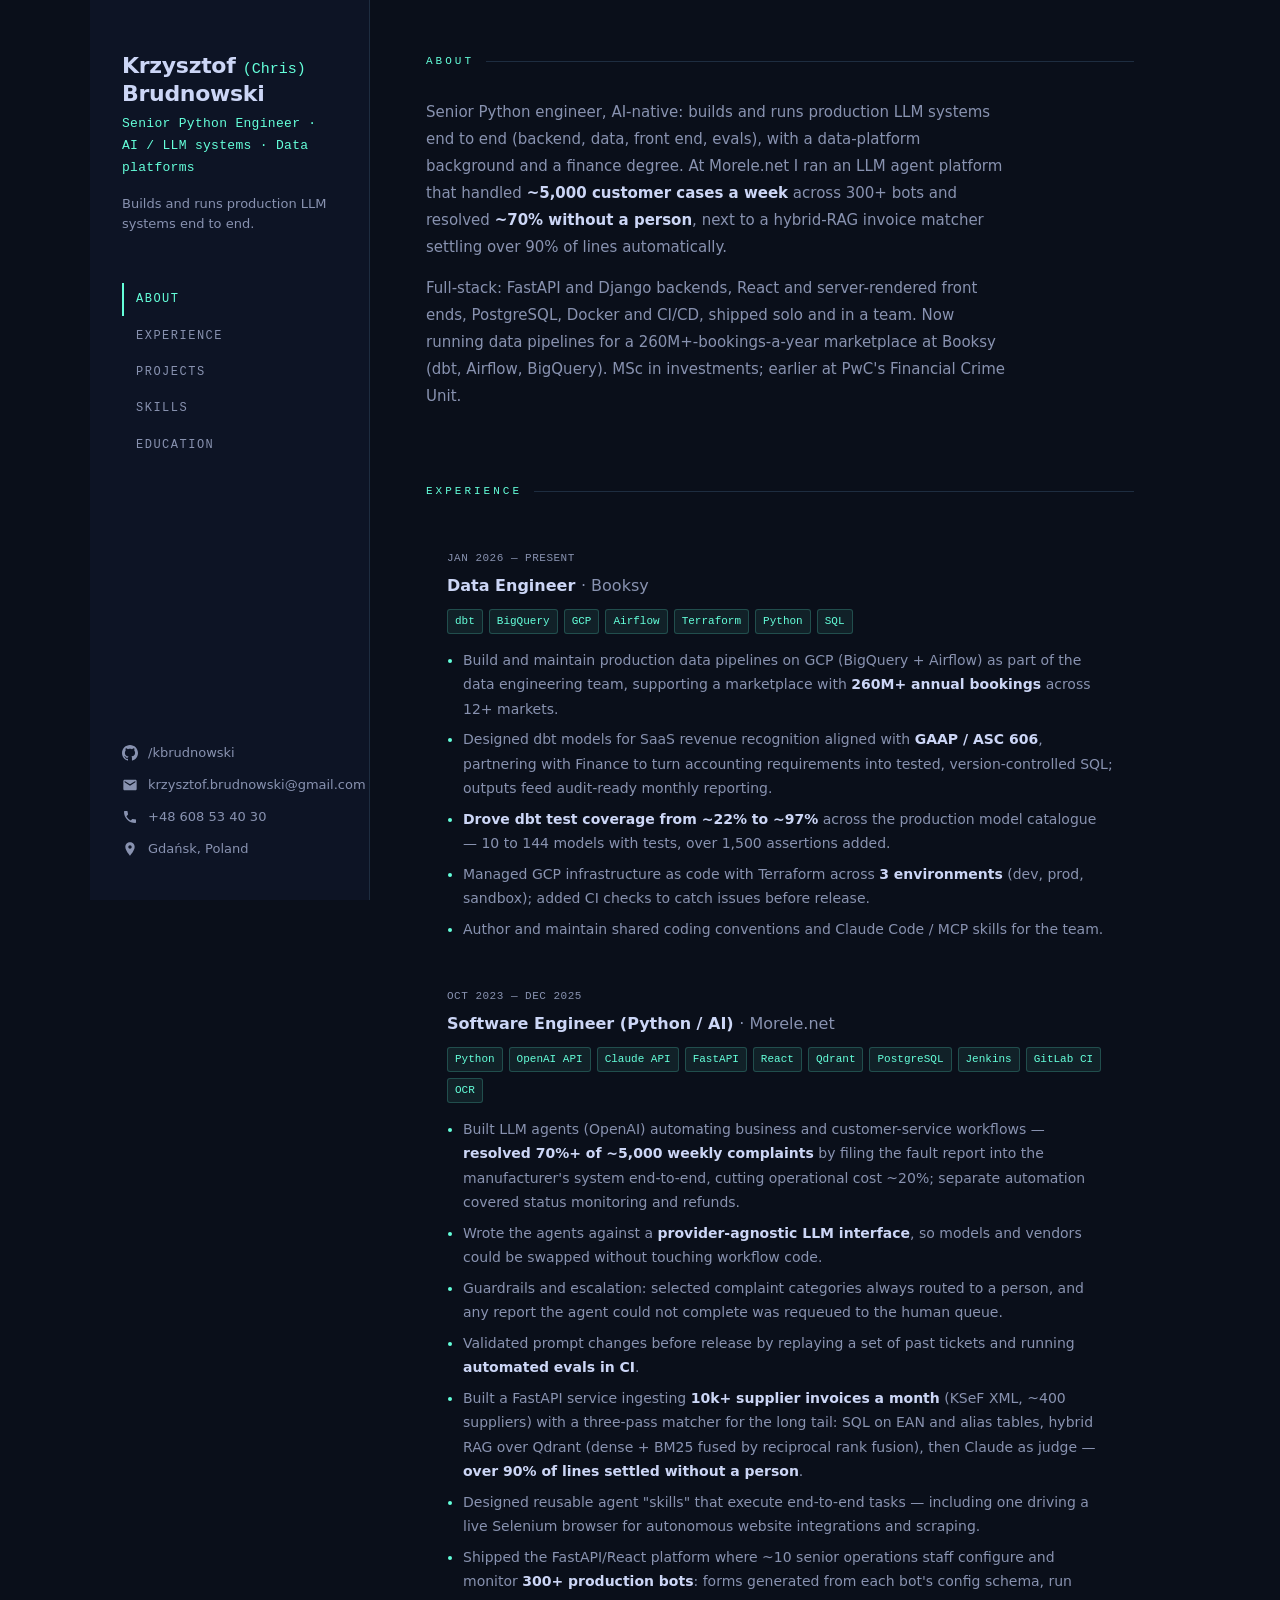
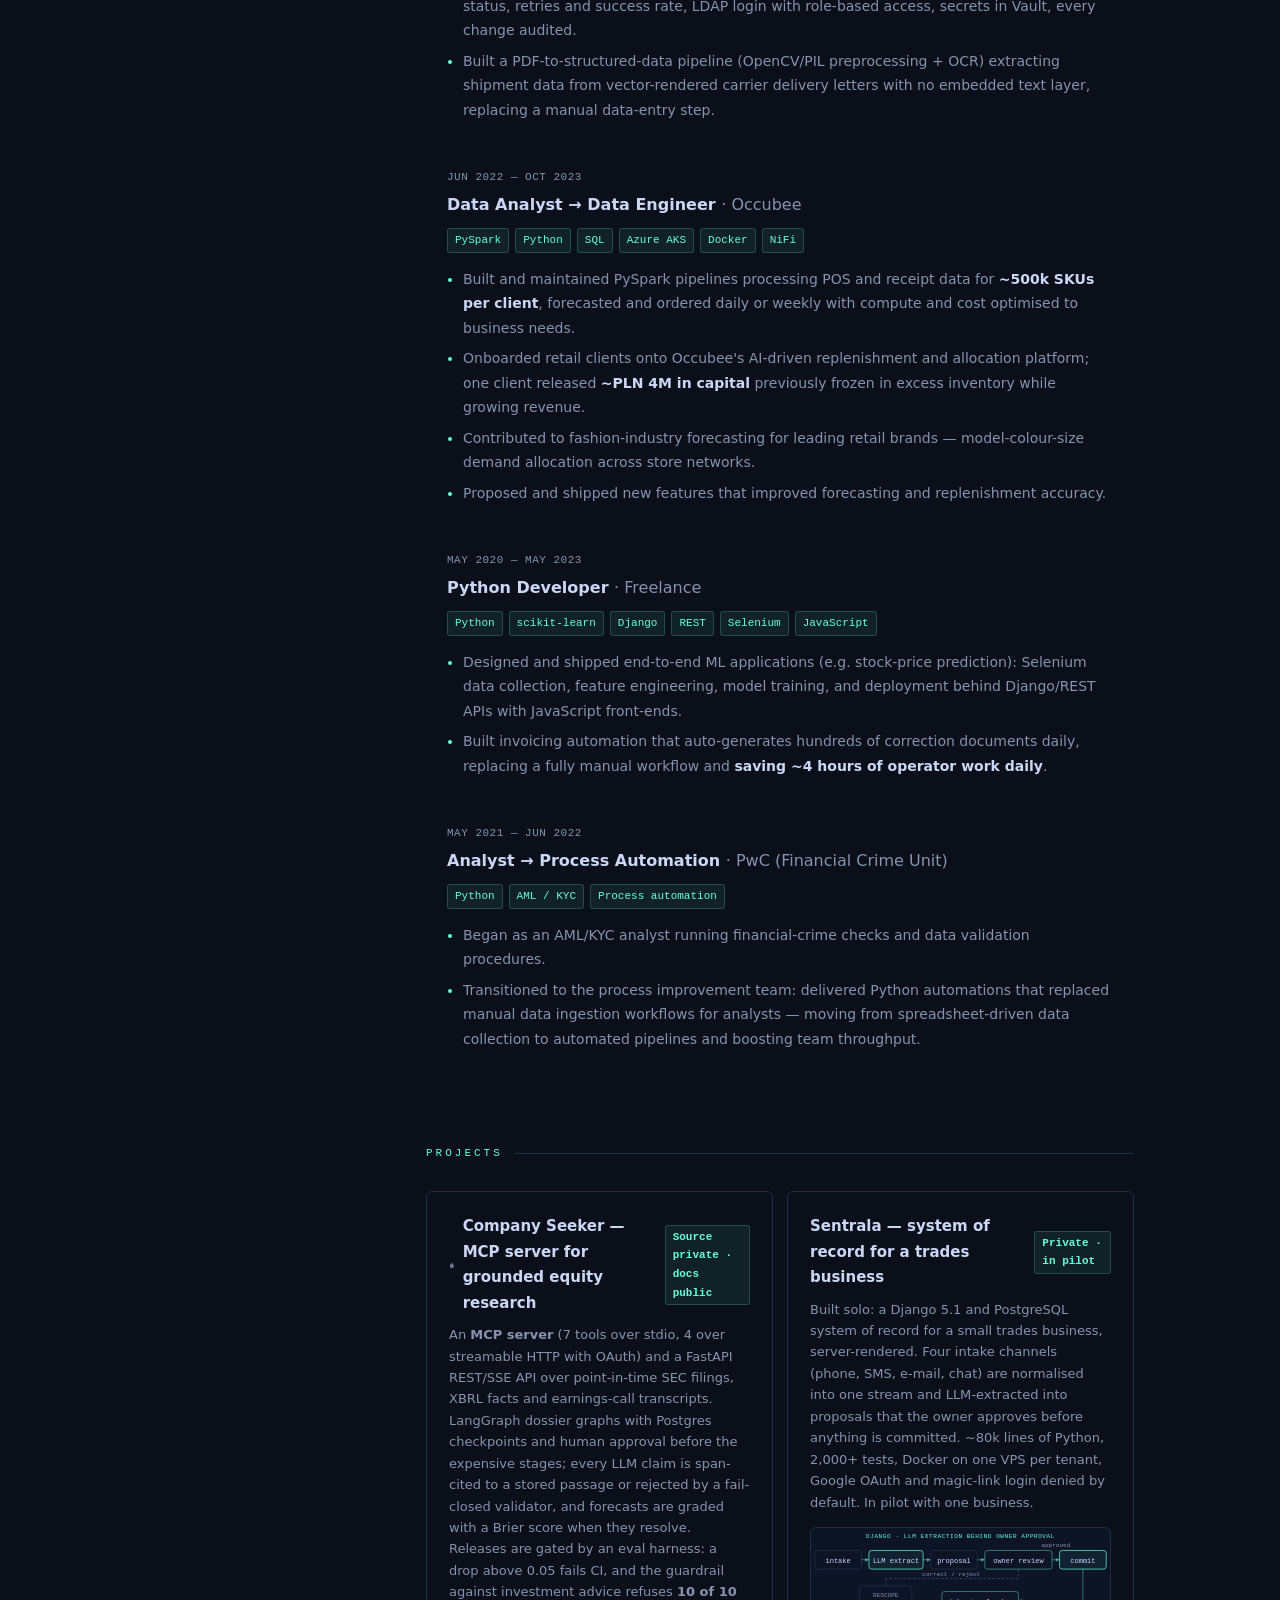
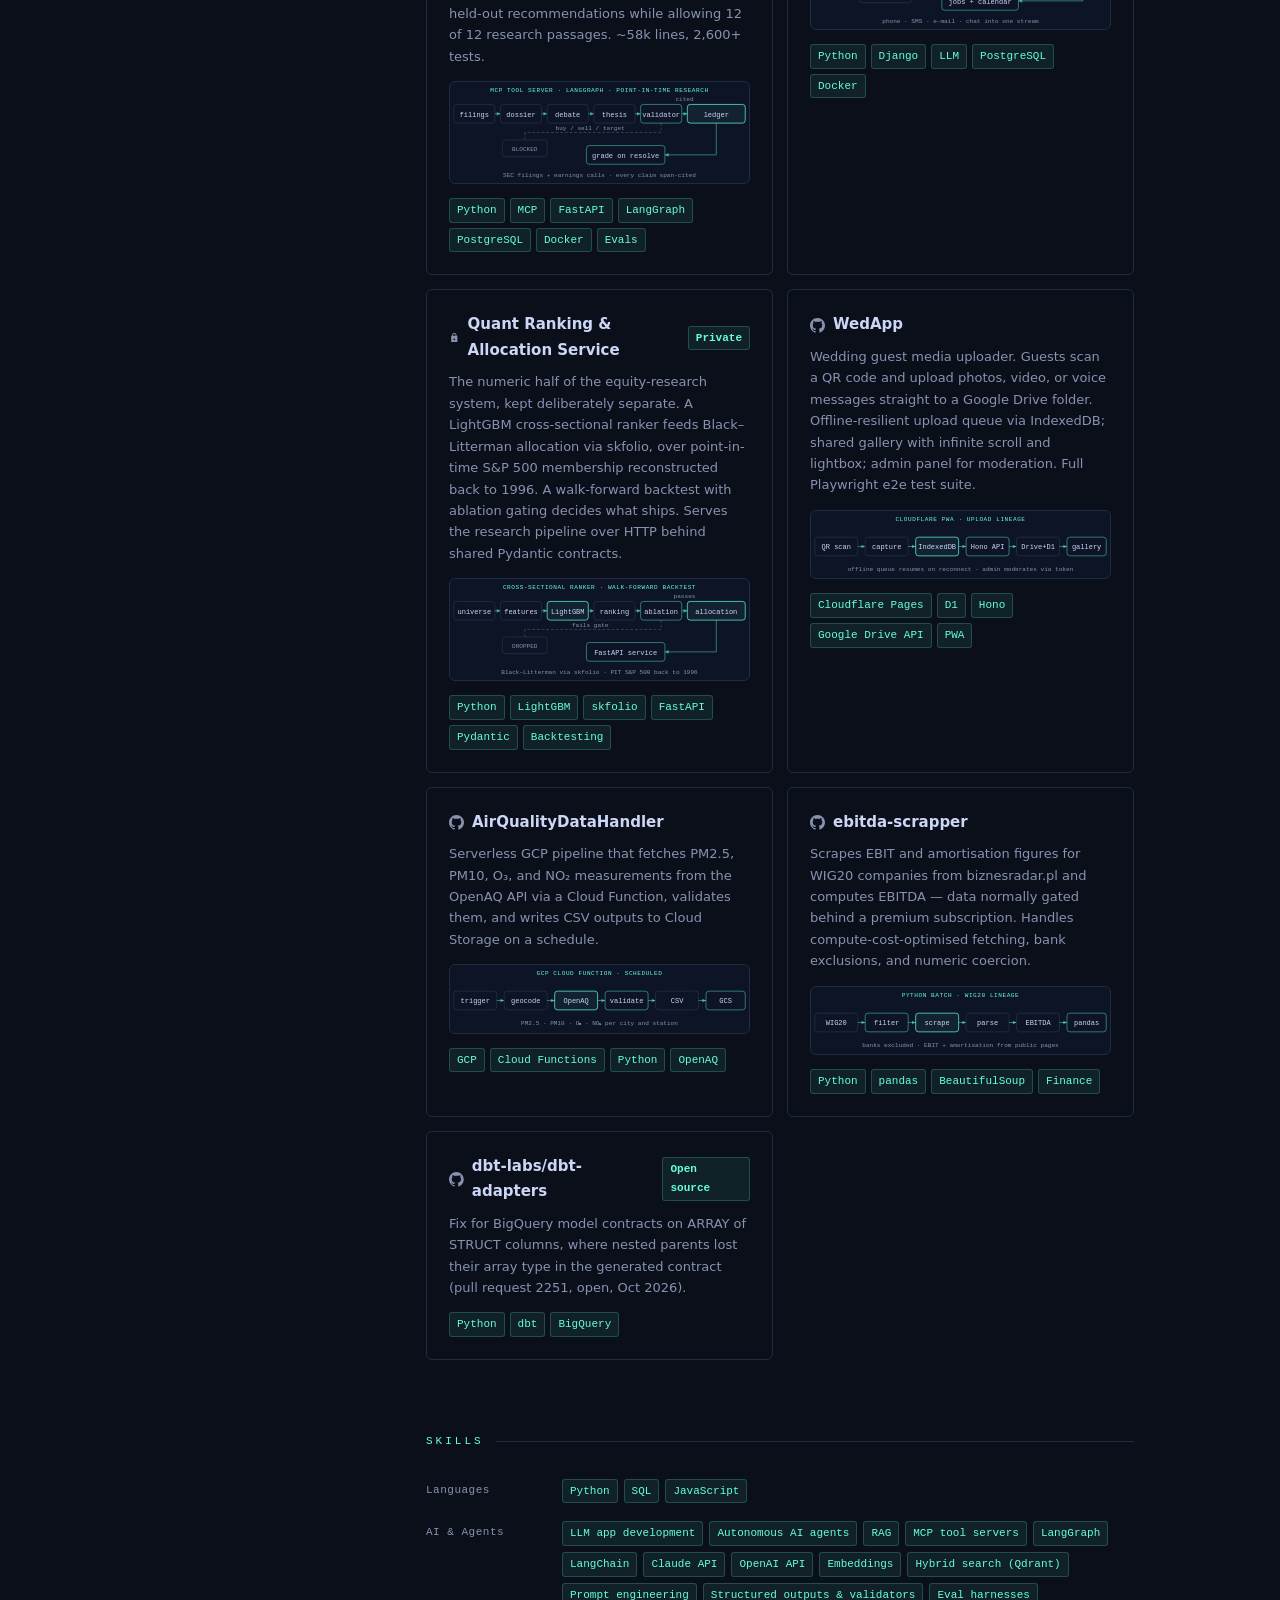
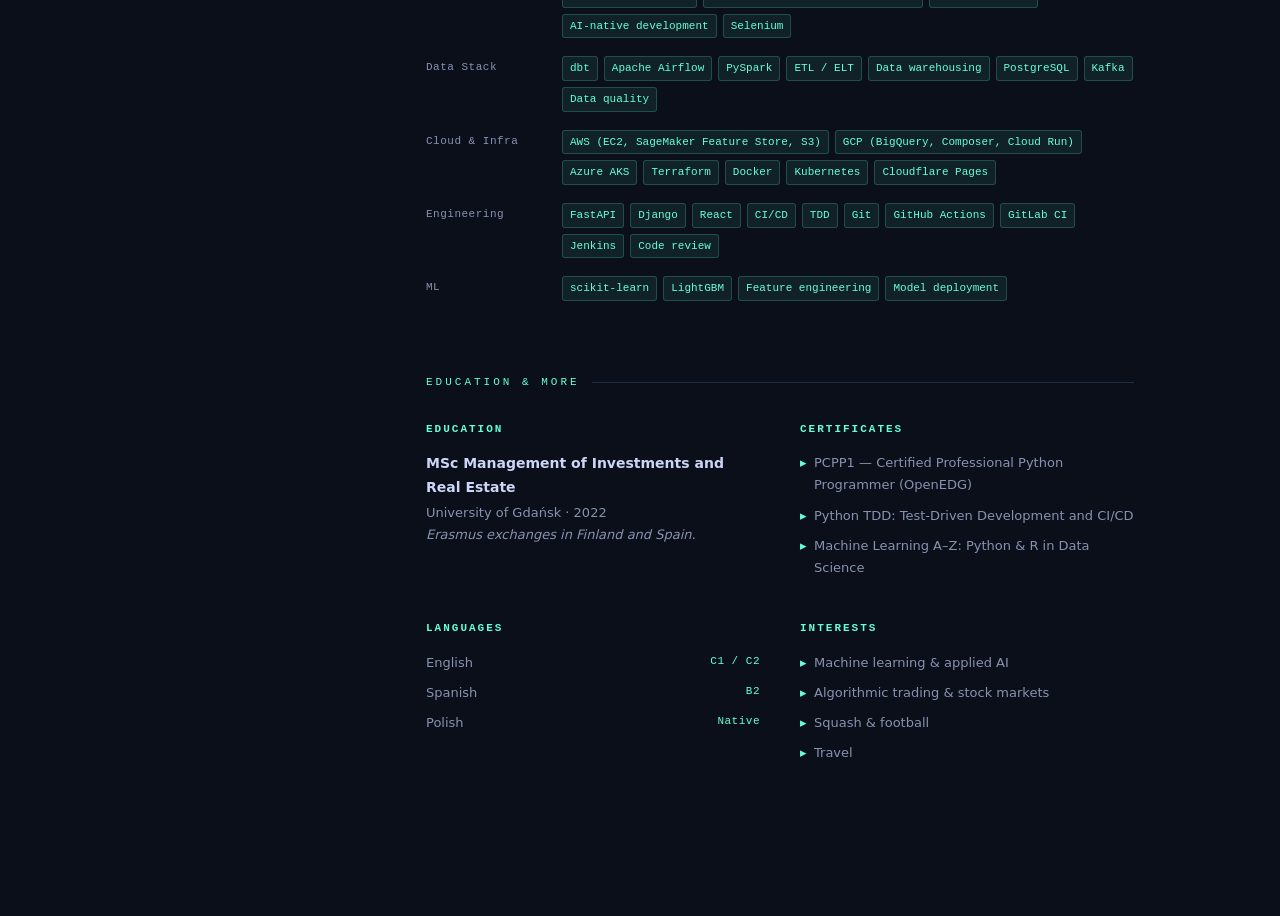
<file: index.html>
<!doctype html>
<html lang="en">
<head>
<meta charset="UTF-8">
<meta name="viewport" content="width=device-width, initial-scale=1.0">
<meta name="color-scheme" content="dark">
<title>Krzysztof (Chris) Brudnowski — Senior Python Engineer, AI / LLM Systems</title>
<meta name="description" content="Senior Python engineer based in Gdańsk, AI-native: builds and runs production LLM systems end to end (backend, data, front end, evals), with a data-platform background and a finance degree.">
<meta property="og:title" content="Krzysztof (Chris) Brudnowski — Senior Python Engineer, AI / LLM Systems">
<meta property="og:description" content="Builds and runs production LLM systems end to end.">
<meta property="og:type" content="website">
<link rel="icon" type="image/svg+xml" href="data:image/svg+xml,<svg xmlns='http://www.w3.org/2000/svg' viewBox='0 0 32 32'><rect width='32' height='32' rx='6' fill='%230a0f1a'/><text x='6' y='24' font-size='20' fill='%2364ffda' font-family='monospace'>K</text></svg>">
<style>
*, *::before, *::after { box-sizing: border-box; margin: 0; padding: 0; }

:root {
  color-scheme: dark;
  --bg:       #0a0f1a;
  --bg-side:  #0d1425;
  --text:     #ccd6f6;
  --muted:    #8892b0;
  --accent:   #64ffda;
  --accent2:  #57cbbd;
  --border:   #1e2d40;
  --hover-bg: rgba(100, 255, 218, 0.05);
  --font:     'Inter', system-ui, -apple-system, 'Segoe UI', sans-serif;
  --mono:     'SFMono-Regular', 'Fira Code', 'Fira Mono', Consolas, monospace;
  --radius:   6px;
  --sidebar:  280px;
  --transition: 0.2s ease;
}

html { scroll-behavior: smooth; }

body {
  background: var(--bg);
  color: var(--text);
  font-family: var(--font);
  font-size: 15px;
  line-height: 1.7;
}

a {
  color: var(--accent);
  text-decoration: none;
  transition: color var(--transition);
}
a:hover { color: var(--accent2); }

/* ─── LAYOUT ─────────────────────────────────────────────── */
.layout {
  display: flex;
  min-height: 100vh;
  max-width: 1100px;
  margin: 0 auto;
}

/* ─── SIDEBAR ─────────────────────────────────────────────── */
.sidebar {
  width: var(--sidebar);
  flex-shrink: 0;
  background: var(--bg-side);
  border-right: 1px solid var(--border);
  position: sticky;
  top: 0;
  height: 100vh;
  overflow-y: auto;
}

.sidebar-inner {
  display: flex;
  flex-direction: column;
  padding: 52px 32px 40px;
  height: 100%;
}

.name {
  font-size: 22px;
  font-weight: 700;
  color: var(--text);
  letter-spacing: -0.3px;
  line-height: 1.25;
}

.name-nick {
  font-size: 15px;
  font-weight: 500;
  color: var(--accent);
  font-family: var(--mono);
  letter-spacing: 0;
}

.role {
  font-size: 13px;
  color: var(--accent);
  font-family: var(--mono);
  margin-top: 6px;
  letter-spacing: 0.3px;
}

.tagline {
  color: var(--muted);
  font-size: 13px;
  margin-top: 14px;
  line-height: 1.6;
}

.sidebar-nav {
  margin-top: 48px;
  display: flex;
  flex-direction: column;
  gap: 4px;
}

.sidebar-nav a {
  font-family: var(--mono);
  font-size: 12px;
  letter-spacing: 1.5px;
  text-transform: uppercase;
  color: var(--muted);
  padding: 6px 0 6px 12px;
  border-left: 2px solid transparent;
  transition: all var(--transition);
}

.sidebar-nav a:hover,
.sidebar-nav a.active {
  color: var(--accent);
  border-left-color: var(--accent);
}

.contact-links {
  margin-top: auto;
  display: flex;
  flex-direction: column;
  gap: 10px;
  padding-top: 48px;
}

.contact-link {
  display: flex;
  align-items: center;
  gap: 10px;
  color: var(--muted);
  font-size: 13px;
  transition: color var(--transition);
}

.contact-link:hover { color: var(--accent); }

.contact-link svg {
  width: 16px;
  height: 16px;
  flex-shrink: 0;
  fill: currentColor;
}

/* ─── MAIN CONTENT ────────────────────────────────────────── */
.content {
  flex: 1;
  padding: 52px 56px 80px;
  min-width: 0;
}

section { margin-bottom: 72px; }

.section-label {
  font-family: var(--mono);
  font-size: 11px;
  letter-spacing: 3px;
  text-transform: uppercase;
  color: var(--accent);
  margin-bottom: 28px;
  display: flex;
  align-items: center;
  gap: 12px;
}

.section-label::after {
  content: '';
  display: block;
  height: 1px;
  flex: 1;
  background: var(--border);
}

/* ─── ABOUT ───────────────────────────────────────────────── */
.about-text {
  color: var(--muted);
  max-width: 580px;
  font-size: 15px;
  line-height: 1.8;
}

.about-text p + p { margin-top: 14px; }

.about-text strong { color: var(--text); }

/* ─── EXPERIENCE ──────────────────────────────────────────── */
.exp-entry {
  padding: 20px;
  border-radius: var(--radius);
  border: 1px solid transparent;
  transition: background var(--transition), border-color var(--transition);
  margin-bottom: 4px;
}

.exp-entry:hover {
  background: var(--hover-bg);
  border-color: var(--border);
}

.exp-header { margin-bottom: 10px; }

.exp-dates {
  font-family: var(--mono);
  font-size: 11px;
  color: var(--muted);
  letter-spacing: 0.5px;
  text-transform: uppercase;
}

.exp-role {
  font-size: 16px;
  font-weight: 600;
  color: var(--text);
  margin-top: 4px;
}

.exp-role .company {
  color: var(--muted);
  font-weight: 400;
}

.exp-tags {
  display: flex;
  flex-wrap: wrap;
  gap: 6px;
  margin-top: 10px;
}

.tag {
  font-family: var(--mono);
  font-size: 11px;
  color: var(--accent);
  background: rgba(100, 255, 218, 0.08);
  border: 1px solid rgba(100, 255, 218, 0.2);
  border-radius: 3px;
  padding: 2px 7px;
}

.exp-bullets {
  margin-top: 14px;
  padding-left: 16px;
  color: var(--muted);
  font-size: 14px;
  line-height: 1.75;
  display: flex;
  flex-direction: column;
  gap: 6px;
}

.exp-bullets li::marker { color: var(--accent); }

.exp-bullets strong { color: var(--text); }

/* ─── PROJECTS ────────────────────────────────────────────── */
.projects-grid {
  display: grid;
  grid-template-columns: 1fr 1fr;
  gap: 14px;
}

.project-card {
  padding: 22px;
  border: 1px solid var(--border);
  border-radius: var(--radius);
  transition: background var(--transition), border-color var(--transition), transform var(--transition);
}

.project-card:hover {
  background: var(--hover-bg);
  border-color: var(--accent);
  transform: translateY(-2px);
}

.project-name {
  font-size: 15px;
  font-weight: 600;
  color: var(--text);
  display: flex;
  align-items: center;
  gap: 8px;
}

.project-name a { color: var(--text); }
.project-name a:hover { color: var(--accent); }

.project-icon {
  width: 15px;
  height: 15px;
  fill: var(--muted);
}

.project-desc {
  color: var(--muted);
  font-size: 13px;
  margin-top: 8px;
  line-height: 1.65;
}

.project-diagram {
  margin-top: 14px;
  border: 1px solid var(--border);
  border-radius: var(--radius);
  background: var(--bg-side);
  overflow: hidden;
  line-height: 0;
  cursor: zoom-in;
  transition: border-color var(--transition), box-shadow var(--transition);
}

.project-diagram:hover,
.project-diagram:focus-visible {
  border-color: rgba(100, 255, 218, 0.4);
  box-shadow: 0 0 0 1px rgba(100, 255, 218, 0.08);
  outline: none;
}

.project-diagram svg {
  display: block;
  width: 100%;
  height: auto;
}

.project-diagram .d-badge {
  font-family: var(--mono);
  font-size: 6.5px;
  fill: var(--accent);
  letter-spacing: 0.6px;
}

.project-diagram .d-node {
  fill: var(--bg-side);
  stroke: var(--border);
  stroke-width: 1;
}

.project-diagram .d-node-accent {
  stroke: var(--accent);
  stroke-opacity: 0.45;
}

.project-diagram .d-node-highlight {
  stroke: var(--accent);
  stroke-opacity: 0.75;
  fill: rgba(100, 255, 218, 0.06);
}

.project-diagram .d-label {
  font-family: var(--mono);
  font-size: 7.5px;
  fill: var(--text);
}

.project-diagram .d-sublabel {
  font-family: var(--mono);
  font-size: 6.5px;
  fill: var(--muted);
}

.project-diagram .d-edge {
  stroke: var(--accent);
  stroke-opacity: 0.45;
  stroke-width: 1;
  fill: none;
}

.project-diagram .d-edge-muted {
  stroke: var(--muted);
  stroke-opacity: 0.35;
  stroke-width: 1;
  fill: none;
  stroke-dasharray: 3 2;
}

.project-diagram .d-arrow {
  fill: var(--accent);
  fill-opacity: 0.55;
}

.diagram-overlay {
  position: fixed;
  inset: 0;
  z-index: 1000;
  display: flex;
  align-items: center;
  justify-content: center;
  padding: 24px;
}

.diagram-overlay[hidden] {
  display: none;
}

.diagram-overlay-backdrop {
  position: absolute;
  inset: 0;
  background: rgba(10, 15, 26, 0.9);
  border: none;
  cursor: pointer;
}

.diagram-lightbox {
  position: relative;
  z-index: 1;
  border: 1px solid var(--border);
  border-radius: var(--radius);
  padding: 28px 32px 32px;
  background: var(--bg-side);
  color: var(--text);
  max-width: min(860px, 94vw);
  max-height: 92vh;
  width: max-content;
  overflow: auto;
}

.diagram-lightbox-inner {
  margin: 0;
  border: none;
  background: transparent;
  cursor: default;
  pointer-events: none;
}

.diagram-lightbox-inner:hover,
.diagram-lightbox-inner:focus-visible {
  border-color: transparent;
  box-shadow: none;
}

.diagram-lightbox-inner svg {
  width: min(780px, 88vw);
  height: auto;
}

.diagram-lightbox-close {
  position: absolute;
  top: 8px;
  right: 10px;
  width: 28px;
  height: 28px;
  border: 1px solid var(--border);
  border-radius: var(--radius);
  background: transparent;
  color: var(--muted);
  font-size: 18px;
  line-height: 1;
  cursor: pointer;
  transition: color var(--transition), border-color var(--transition), background var(--transition);
}

.diagram-lightbox-close:hover {
  color: var(--accent);
  border-color: var(--accent);
  background: var(--hover-bg);
}

.project-tags {
  display: flex;
  flex-wrap: wrap;
  gap: 5px;
  margin-top: 14px;
}

/* ─── SKILLS ──────────────────────────────────────────────── */
.skills-groups {
  display: flex;
  flex-direction: column;
  gap: 18px;
}

.skill-group {
  display: flex;
  gap: 16px;
}

.skill-group-label {
  font-family: var(--mono);
  font-size: 11px;
  letter-spacing: 0.5px;
  color: var(--muted);
  width: 120px;
  flex-shrink: 0;
  padding-top: 2px;
}

.skill-tags {
  display: flex;
  flex-wrap: wrap;
  gap: 6px;
}

/* ─── EDUCATION / CERTS ───────────────────────────────────── */
.misc-grid {
  display: grid;
  grid-template-columns: 1fr 1fr;
  gap: 40px;
}

.misc-section h3 {
  font-family: var(--mono);
  font-size: 11px;
  letter-spacing: 2px;
  text-transform: uppercase;
  color: var(--accent);
  margin-bottom: 14px;
}

.edu-entry { margin-bottom: 16px; }

.edu-degree {
  color: var(--text);
  font-size: 14px;
  font-weight: 600;
}

.edu-school {
  color: var(--muted);
  font-size: 13px;
  margin-top: 2px;
}

.edu-detail {
  color: var(--muted);
  font-size: 13px;
  font-style: italic;
}

.cert-list {
  list-style: none;
  display: flex;
  flex-direction: column;
  gap: 8px;
}

.cert-list li {
  font-size: 13px;
  color: var(--muted);
  padding-left: 14px;
  position: relative;
}

.cert-list li::before {
  content: '▸';
  position: absolute;
  left: 0;
  color: var(--accent);
}

.lang-list {
  list-style: none;
  display: flex;
  flex-direction: column;
  gap: 8px;
}

.lang-list li {
  font-size: 13px;
  color: var(--muted);
  display: flex;
  justify-content: space-between;
}

.lang-level {
  font-family: var(--mono);
  font-size: 11px;
  color: var(--accent);
  letter-spacing: 0.5px;
}

/* ─── PRINT-ONLY HEADER ───────────────────────────────────── */
.print-header { display: none; }

/* ─── PRINT ───────────────────────────────────────────────── */
@media print {
  :root {
    --bg: #fff;
    --bg-side: #fff;
    --text: #111;
    --muted: #444;
    --accent: #0a6f5a;
    --border: #ddd;
    --hover-bg: transparent;
  }

  html { font-size: 13px; }

  body {
    background: white;
    color: #111;
    -webkit-print-color-adjust: exact;
    print-color-adjust: exact;
  }

  .sidebar { display: none; }

  .layout { max-width: 100%; }

  .content { padding: 0; }

  .print-header {
    display: block;
    margin-bottom: 28px;
    border-bottom: 2px solid #111;
    padding-bottom: 14px;
  }

  .print-header h1 {
    font-size: 22px;
    font-weight: 700;
    color: #111;
  }

  .print-header .print-role {
    font-size: 13px;
    color: #444;
    margin-top: 2px;
  }

  .print-header .print-contact {
    font-size: 11px;
    color: #444;
    margin-top: 8px;
    font-family: var(--mono);
    display: flex;
    gap: 16px;
    flex-wrap: wrap;
  }

  section { margin-bottom: 28px; }

  .section-label { color: #0a6f5a; }

  .exp-entry {
    padding: 10px 0;
    border: none;
    margin-bottom: 0;
    page-break-inside: avoid;
  }

  .exp-entry:hover { background: none; border: none; }

  .projects-grid { grid-template-columns: 1fr 1fr; }

  .project-card {
    border-color: #ddd;
    page-break-inside: avoid;
  }

  .project-card:hover {
    background: none;
    transform: none;
    border-color: #ddd;
  }

  .project-diagram {
    border-color: #ddd;
    background: #f8f8f8;
  }

  .misc-grid { gap: 24px; }

  .tag { border-color: #ccc; background: transparent; }

  a { color: #0a6f5a; }

  .diagram-overlay { display: none !important; }
}

/* ─── RESPONSIVE ──────────────────────────────────────────── */
@media (max-width: 768px) {
  .layout { flex-direction: column; }

  .sidebar {
    width: 100%;
    height: auto;
    position: static;
    border-right: none;
    border-bottom: 1px solid var(--border);
  }

  .sidebar-inner {
    padding: 32px 24px 28px;
  }

  .sidebar-nav {
    flex-direction: row;
    flex-wrap: wrap;
    gap: 0;
    margin-top: 24px;
  }

  .sidebar-nav a { padding: 6px 14px 6px 0; border-left: none; }

  .contact-links { flex-direction: row; flex-wrap: wrap; padding-top: 24px; gap: 16px; }

  .content { padding: 36px 24px 60px; }

  .projects-grid { grid-template-columns: 1fr; }

  .misc-grid { grid-template-columns: 1fr; gap: 32px; }

  .skill-group { flex-direction: column; gap: 6px; }
  .skill-group-label { width: auto; }
}
</style>
</head>
<body>

<div class="layout">

  <!-- SIDEBAR -->
  <aside class="sidebar">
    <div class="sidebar-inner">

      <div>
        <h1 class="name">Krzysztof <span class="name-nick">(Chris)</span><br>Brudnowski</h1>
        <p class="role">Senior Python Engineer · AI / LLM systems · Data platforms</p>
        <p class="tagline">Builds and runs production LLM systems end to end.</p>
      </div>

      <nav class="sidebar-nav" aria-label="Page sections">
        <a href="#about">About</a>
        <a href="#experience">Experience</a>
        <a href="#projects">Projects</a>
        <a href="#skills">Skills</a>
        <a href="#more">Education</a>
      </nav>

      <div class="contact-links">
        <a href="https://github.com/kbrudnowski" class="contact-link" target="_blank" rel="noopener">
          <svg viewBox="0 0 24 24" aria-hidden="true"><path d="M12 0C5.37 0 0 5.37 0 12c0 5.3 3.438 9.8 8.205 11.385.6.113.82-.258.82-.577 0-.285-.01-1.04-.015-2.04-3.338.724-4.042-1.61-4.042-1.61-.546-1.385-1.335-1.755-1.335-1.755-1.087-.744.084-.729.084-.729 1.205.084 1.838 1.236 1.838 1.236 1.07 1.835 2.809 1.305 3.495.998.108-.776.417-1.305.76-1.605-2.665-.3-5.466-1.332-5.466-5.93 0-1.31.465-2.38 1.235-3.22-.135-.303-.54-1.523.105-3.176 0 0 1.005-.322 3.3 1.23.96-.267 1.98-.399 3-.405 1.02.006 2.04.138 3 .405 2.28-1.552 3.285-1.23 3.285-1.23.645 1.653.24 2.873.12 3.176.765.84 1.23 1.91 1.23 3.22 0 4.61-2.805 5.625-5.475 5.92.42.36.81 1.096.81 2.22 0 1.606-.015 2.896-.015 3.286 0 .315.21.69.825.57C20.565 21.795 24 17.295 24 12c0-6.63-5.37-12-12-12"/></svg>
          /kbrudnowski
        </a>
        <a href="mailto:krzysztof.brudnowski@gmail.com" class="contact-link">
          <svg viewBox="0 0 24 24" aria-hidden="true"><path d="M20 4H4c-1.1 0-2 .9-2 2v12c0 1.1.9 2 2 2h16c1.1 0 2-.9 2-2V6c0-1.1-.9-2-2-2zm0 4l-8 5-8-5V6l8 5 8-5v2z"/></svg>
          krzysztof.brudnowski@gmail.com
        </a>
        <a href="tel:+48608534030" class="contact-link">
          <svg viewBox="0 0 24 24" aria-hidden="true"><path d="M6.62 10.79c1.44 2.83 3.76 5.14 6.59 6.59l2.2-2.2c.27-.27.67-.36 1.02-.24 1.12.37 2.33.57 3.57.57.55 0 1 .45 1 1V20c0 .55-.45 1-1 1-9.39 0-17-7.61-17-17 0-.55.45-1 1-1h3.5c.55 0 1 .45 1 1 0 1.25.2 2.45.57 3.57.11.35.03.74-.25 1.02l-2.2 2.2z"/></svg>
          +48 608 53 40 30
        </a>
        <span class="contact-link" style="cursor:default">
          <svg viewBox="0 0 24 24" aria-hidden="true"><path d="M12 2C8.13 2 5 5.13 5 9c0 5.25 7 13 7 13s7-7.75 7-13c0-3.87-3.13-7-7-7zm0 9.5c-1.38 0-2.5-1.12-2.5-2.5s1.12-2.5 2.5-2.5 2.5 1.12 2.5 2.5-1.12 2.5-2.5 2.5z"/></svg>
          Gdańsk, Poland
        </span>
      </div>

    </div>
  </aside>

  <!-- MAIN CONTENT -->
  <main class="content">

    <!-- Print-only header (hidden on screen) -->
    <div class="print-header" aria-hidden="true">
      <h1>Krzysztof (Chris) Brudnowski</h1>
      <p class="print-role">Senior Python Engineer · AI / LLM systems · Data platforms</p>
      <div class="print-contact">
        <span>krzysztof.brudnowski@gmail.com</span>
        <span>+48 608 53 40 30</span>
        <span>github.com/kbrudnowski</span>
        <span>kbrudnowski.github.io</span>
        <span>Gdańsk, Poland</span>
      </div>
    </div>

    <!-- ABOUT -->
    <section id="about">
      <p class="section-label">About</p>
      <div class="about-text">
        <p>Senior Python engineer, AI-native: builds and runs production LLM systems end to end (backend, data, front end, evals), with a data-platform background and a finance degree. At Morele.net I ran an LLM agent platform that handled <strong>~5,000 customer cases a week</strong> across 300+ bots and resolved <strong>~70% without a person</strong>, next to a hybrid-RAG invoice matcher settling over 90% of lines automatically.</p>
        <p>Full-stack: FastAPI and Django backends, React and server-rendered front ends, PostgreSQL, Docker and CI/CD, shipped solo and in a team. Now running data pipelines for a 260M+-bookings-a-year marketplace at Booksy (dbt, Airflow, BigQuery). MSc in investments; earlier at PwC's Financial Crime Unit.</p>
      </div>
    </section>

    <!-- EXPERIENCE -->
    <section id="experience">
      <p class="section-label">Experience</p>

      <div class="exp-entry">
        <div class="exp-header">
          <p class="exp-dates">Jan 2026 — Present</p>
          <h2 class="exp-role">Data Engineer <span class="company">· Booksy</span></h2>
          <div class="exp-tags">
            <span class="tag">dbt</span><span class="tag">BigQuery</span><span class="tag">GCP</span><span class="tag">Airflow</span><span class="tag">Terraform</span><span class="tag">Python</span><span class="tag">SQL</span>
          </div>
        </div>
        <ul class="exp-bullets">
          <li>Build and maintain production data pipelines on GCP (BigQuery + Airflow) as part of the data engineering team, supporting a marketplace with <strong>260M+ annual bookings</strong> across 12+ markets.</li>
          <li>Designed dbt models for SaaS revenue recognition aligned with <strong>GAAP / ASC 606</strong>, partnering with Finance to turn accounting requirements into tested, version-controlled SQL; outputs feed audit-ready monthly reporting.</li>
          <li><strong>Drove dbt test coverage from ~22% to ~97%</strong> across the production model catalogue — 10 to 144 models with tests, over 1,500 assertions added.</li>
          <li>Managed GCP infrastructure as code with Terraform across <strong>3 environments</strong> (dev, prod, sandbox); added CI checks to catch issues before release.</li>
          <li>Author and maintain shared coding conventions and Claude Code / MCP skills for the team.</li>
        </ul>
      </div>

      <div class="exp-entry">
        <div class="exp-header">
          <p class="exp-dates">Oct 2023 — Dec 2025</p>
          <h2 class="exp-role">Software Engineer (Python / AI) <span class="company">· Morele.net</span></h2>
          <div class="exp-tags">
            <span class="tag">Python</span><span class="tag">OpenAI API</span><span class="tag">Claude API</span><span class="tag">FastAPI</span><span class="tag">React</span><span class="tag">Qdrant</span><span class="tag">PostgreSQL</span><span class="tag">Jenkins</span><span class="tag">GitLab CI</span><span class="tag">OCR</span>
          </div>
        </div>
        <ul class="exp-bullets">
          <li>Built LLM agents (OpenAI) automating business and customer-service workflows — <strong>resolved 70%+ of ~5,000 weekly complaints</strong> by filing the fault report into the manufacturer's system end-to-end, cutting operational cost ~20%; separate automation covered status monitoring and refunds.</li>
          <li>Wrote the agents against a <strong>provider-agnostic LLM interface</strong>, so models and vendors could be swapped without touching workflow code.</li>
          <li>Guardrails and escalation: selected complaint categories always routed to a person, and any report the agent could not complete was requeued to the human queue.</li>
          <li>Validated prompt changes before release by replaying a set of past tickets and running <strong>automated evals in CI</strong>.</li>
          <li>Built a FastAPI service ingesting <strong>10k+ supplier invoices a month</strong> (KSeF XML, ~400 suppliers) with a three-pass matcher for the long tail: SQL on EAN and alias tables, hybrid RAG over Qdrant (dense + BM25 fused by reciprocal rank fusion), then Claude as judge — <strong>over 90% of lines settled without a person</strong>.</li>
          <li>Designed reusable agent "skills" that execute end-to-end tasks — including one driving a live Selenium browser for autonomous website integrations and scraping.</li>
          <li>Shipped the FastAPI/React platform where ~10 senior operations staff configure and monitor <strong>300+ production bots</strong>: forms generated from each bot's config schema, run status, retries and success rate, LDAP login with role-based access, secrets in Vault, every change audited.</li>
          <li>Built a PDF-to-structured-data pipeline (OpenCV/PIL preprocessing + OCR) extracting shipment data from vector-rendered carrier delivery letters with no embedded text layer, replacing a manual data-entry step.</li>
        </ul>
      </div>

      <div class="exp-entry">
        <div class="exp-header">
          <p class="exp-dates">Jun 2022 — Oct 2023</p>
          <h2 class="exp-role">Data Analyst → Data Engineer <span class="company">· Occubee</span></h2>
          <div class="exp-tags">
            <span class="tag">PySpark</span><span class="tag">Python</span><span class="tag">SQL</span><span class="tag">Azure AKS</span><span class="tag">Docker</span><span class="tag">NiFi</span>
          </div>
        </div>
        <ul class="exp-bullets">
          <li>Built and maintained PySpark pipelines processing POS and receipt data for <strong>~500k SKUs per client</strong>, forecasted and ordered daily or weekly with compute and cost optimised to business needs.</li>
          <li>Onboarded retail clients onto Occubee's AI-driven replenishment and allocation platform; one client released <strong>~PLN 4M in capital</strong> previously frozen in excess inventory while growing revenue.</li>
          <li>Contributed to fashion-industry forecasting for leading retail brands — model-colour-size demand allocation across store networks.</li>
          <li>Proposed and shipped new features that improved forecasting and replenishment accuracy.</li>
        </ul>
      </div>

      <div class="exp-entry">
        <div class="exp-header">
          <p class="exp-dates">May 2020 — May 2023</p>
          <h2 class="exp-role">Python Developer <span class="company">· Freelance</span></h2>
          <div class="exp-tags">
            <span class="tag">Python</span><span class="tag">scikit-learn</span><span class="tag">Django</span><span class="tag">REST</span><span class="tag">Selenium</span><span class="tag">JavaScript</span>
          </div>
        </div>
        <ul class="exp-bullets">
          <li>Designed and shipped end-to-end ML applications (e.g. stock-price prediction): Selenium data collection, feature engineering, model training, and deployment behind Django/REST APIs with JavaScript front-ends.</li>
          <li>Built invoicing automation that auto-generates hundreds of correction documents daily, replacing a fully manual workflow and <strong>saving ~4 hours of operator work daily</strong>.</li>
        </ul>
      </div>

      <div class="exp-entry">
        <div class="exp-header">
          <p class="exp-dates">May 2021 — Jun 2022</p>
          <h2 class="exp-role">Analyst → Process Automation <span class="company">· PwC (Financial Crime Unit)</span></h2>
          <div class="exp-tags">
            <span class="tag">Python</span><span class="tag">AML / KYC</span><span class="tag">Process automation</span>
          </div>
        </div>
        <ul class="exp-bullets">
          <li>Began as an AML/KYC analyst running financial-crime checks and data validation procedures.</li>
          <li>Transitioned to the process improvement team: delivered Python automations that replaced manual data ingestion workflows for analysts — moving from spreadsheet-driven data collection to automated pipelines and boosting team throughput.</li>
        </ul>
      </div>
    </section>

    <!-- PROJECTS -->
    <section id="projects">
      <p class="section-label">Projects</p>
      <div class="projects-grid">

        <div class="project-card">
          <p class="project-name">
            <svg class="project-icon" viewBox="0 0 24 24" aria-hidden="true"><path d="M17 8V7a5 5 0 0 0-10 0v1H5v14h14V8h-2zM9 7a3 3 0 0 1 6 0v1H9V7zm3 11a2 2 0 1 1 0-4 2 2 0 0 1 0 4z"/></svg>
            <a href="https://github.com/kbrudnowski/seeker-mcp-docs" target="_blank" rel="noopener">Company Seeker — MCP server for grounded equity research</a>
            <span class="tag">Source private · docs public</span>
          </p>
          <p class="project-desc">An <strong>MCP server</strong> (7 tools over stdio, 4 over streamable HTTP with OAuth) and a FastAPI REST/SSE API over point-in-time SEC filings, XBRL facts and earnings-call transcripts. LangGraph dossier graphs with Postgres checkpoints and human approval before the expensive stages; every LLM claim is span-cited to a stored passage or rejected by a fail-closed validator, and forecasts are graded with a Brier score when they resolve. Releases are gated by an eval harness: a drop above 0.05 fails CI, and the guardrail against investment advice refuses <strong>10 of 10</strong> held-out recommendations while allowing 12 of 12 research passages. ~58k lines, 2,600+ tests.</p>
          <figure class="project-diagram" aria-label="Equity research pipeline">
            <svg xmlns="http://www.w3.org/2000/svg" viewBox="0 0 320 108" role="img" aria-hidden="true">
              <text x="160" y="11" text-anchor="middle" class="d-badge">MCP TOOL SERVER · LANGGRAPH · POINT-IN-TIME RESEARCH</text>
              <rect x="4" y="24" width="44" height="20" rx="3" class="d-node"/>
              <text x="26" y="37" text-anchor="middle" class="d-label">filings</text>
              <line x1="48" y1="34" x2="54" y2="34" class="d-edge"/><polygon points="54,34 50,32 50,36" class="d-arrow"/>
              <rect x="54" y="24" width="44" height="20" rx="3" class="d-node"/>
              <text x="76" y="37" text-anchor="middle" class="d-label">dossier</text>
              <line x1="98" y1="34" x2="104" y2="34" class="d-edge"/><polygon points="104,34 100,32 100,36" class="d-arrow"/>
              <rect x="104" y="24" width="44" height="20" rx="3" class="d-node"/>
              <text x="126" y="37" text-anchor="middle" class="d-label">debate</text>
              <line x1="148" y1="34" x2="154" y2="34" class="d-edge"/><polygon points="154,34 150,32 150,36" class="d-arrow"/>
              <rect x="154" y="24" width="44" height="20" rx="3" class="d-node"/>
              <text x="176" y="37" text-anchor="middle" class="d-label">thesis</text>
              <line x1="198" y1="34" x2="204" y2="34" class="d-edge"/><polygon points="204,34 200,32 200,36" class="d-arrow"/>
              <rect x="204" y="24" width="44" height="20" rx="3" class="d-node d-node-accent"/>
              <text x="226" y="37" text-anchor="middle" class="d-label">validator</text>
              <line x1="248" y1="34" x2="254" y2="34" class="d-edge"/><polygon points="254,34 250,32 250,36" class="d-arrow"/>
              <text x="251" y="20" text-anchor="middle" class="d-sublabel">cited</text>
              <rect x="254" y="24" width="62" height="20" rx="3" class="d-node d-node-highlight"/>
              <text x="285" y="37" text-anchor="middle" class="d-label">ledger</text>
              <line x1="226" y1="44" x2="226" y2="54" class="d-edge-muted"/>
              <line x1="226" y1="54" x2="80" y2="54" class="d-edge-muted"/>
              <line x1="80" y1="54" x2="80" y2="62" class="d-edge-muted"/>
              <text x="150" y="51" text-anchor="middle" class="d-sublabel">buy / sell / target</text>
              <rect x="56" y="62" width="48" height="18" rx="3" class="d-node"/>
              <text x="80" y="74" text-anchor="middle" class="d-sublabel">BLOCKED</text>
              <line x1="285" y1="44" x2="285" y2="78" class="d-edge"/>
              <line x1="285" y1="78" x2="230" y2="78" class="d-edge"/>
              <polygon points="230,78 234,76 234,80" class="d-arrow"/>
              <rect x="146" y="68" width="84" height="20" rx="3" class="d-node d-node-accent"/>
              <text x="188" y="81" text-anchor="middle" class="d-label">grade on resolve</text>
              <text x="160" y="102" text-anchor="middle" class="d-sublabel">SEC filings + earnings calls · every claim span-cited</text>
            </svg>
          </figure>
          <div class="project-tags">
            <span class="tag">Python</span><span class="tag">MCP</span><span class="tag">FastAPI</span><span class="tag">LangGraph</span><span class="tag">PostgreSQL</span><span class="tag">Docker</span><span class="tag">Evals</span>
          </div>
        </div>

        <div class="project-card">
          <p class="project-name">
            Sentrala — system of record for a trades business
            <span class="tag">Private · in pilot</span>
          </p>
          <p class="project-desc">Built solo: a Django 5.1 and PostgreSQL system of record for a small trades business, server-rendered. Four intake channels (phone, SMS, e-mail, chat) are normalised into one stream and LLM-extracted into proposals that the owner approves before anything is committed. ~80k lines of Python, 2,000+ tests, Docker on one VPS per tenant, Google OAuth and magic-link login denied by default. In pilot with one business.</p>
          <figure class="project-diagram" aria-label="Inquiry to quote workflow with owner approval">
            <svg xmlns="http://www.w3.org/2000/svg" viewBox="0 0 320 108" role="img" aria-hidden="true">
              <text x="160" y="11" text-anchor="middle" class="d-badge">DJANGO · LLM EXTRACTION BEHIND OWNER APPROVAL</text>
              <rect x="4" y="24" width="50" height="20" rx="3" class="d-node"/>
              <text x="29" y="37" text-anchor="middle" class="d-label">intake</text>
              <line x1="54" y1="34" x2="62" y2="34" class="d-edge"/><polygon points="62,34 58,32 58,36" class="d-arrow"/>
              <rect x="62" y="24" width="58" height="20" rx="3" class="d-node d-node-highlight"/>
              <text x="91" y="37" text-anchor="middle" class="d-label">LLM extract</text>
              <line x1="120" y1="34" x2="128" y2="34" class="d-edge"/><polygon points="128,34 124,32 124,36" class="d-arrow"/>
              <rect x="128" y="24" width="50" height="20" rx="3" class="d-node"/>
              <text x="153" y="37" text-anchor="middle" class="d-label">proposal</text>
              <line x1="178" y1="34" x2="186" y2="34" class="d-edge"/><polygon points="186,34 182,32 182,36" class="d-arrow"/>
              <rect x="186" y="24" width="72" height="20" rx="3" class="d-node d-node-accent"/>
              <text x="222" y="37" text-anchor="middle" class="d-label">owner review</text>
              <line x1="258" y1="34" x2="266" y2="34" class="d-edge"/><polygon points="266,34 262,32 262,36" class="d-arrow"/>
              <text x="262" y="20" text-anchor="middle" class="d-sublabel">approved</text>
              <rect x="266" y="24" width="50" height="20" rx="3" class="d-node d-node-highlight"/>
              <text x="291" y="37" text-anchor="middle" class="d-label">commit</text>
              <line x1="222" y1="44" x2="222" y2="54" class="d-edge-muted"/>
              <line x1="222" y1="54" x2="80" y2="54" class="d-edge-muted"/>
              <line x1="80" y1="54" x2="80" y2="62" class="d-edge-muted"/>
              <text x="150" y="51" text-anchor="middle" class="d-sublabel">correct / reject</text>
              <rect x="52" y="62" width="56" height="18" rx="3" class="d-node"/>
              <text x="80" y="74" text-anchor="middle" class="d-sublabel">RESCOPE</text>
              <line x1="291" y1="44" x2="291" y2="78" class="d-edge"/>
              <line x1="291" y1="78" x2="222" y2="78" class="d-edge"/>
              <polygon points="222,78 226,76 226,80" class="d-arrow"/>
              <rect x="140" y="68" width="82" height="20" rx="3" class="d-node d-node-accent"/>
              <text x="181" y="81" text-anchor="middle" class="d-label">jobs + calendar</text>
              <text x="160" y="102" text-anchor="middle" class="d-sublabel">phone · SMS · e-mail · chat into one stream</text>
            </svg>
          </figure>
          <div class="project-tags">
            <span class="tag">Python</span><span class="tag">Django</span><span class="tag">LLM</span><span class="tag">PostgreSQL</span><span class="tag">Docker</span>
          </div>
        </div>

        <div class="project-card">
          <p class="project-name">
            <svg class="project-icon" viewBox="0 0 24 24" aria-hidden="true"><path d="M17 8V7a5 5 0 0 0-10 0v1H5v14h14V8h-2zM9 7a3 3 0 0 1 6 0v1H9V7zm3 11a2 2 0 1 1 0-4 2 2 0 0 1 0 4z"/></svg>
            Quant Ranking &amp; Allocation Service
            <span class="tag">Private</span>
          </p>
          <p class="project-desc">The numeric half of the equity-research system, kept deliberately separate. A LightGBM cross-sectional ranker feeds Black–Litterman allocation via skfolio, over point-in-time S&amp;P 500 membership reconstructed back to 1996. A walk-forward backtest with ablation gating decides what ships. Serves the research pipeline over HTTP behind shared Pydantic contracts.</p>
          <figure class="project-diagram" aria-label="Cross-sectional ranking and allocation pipeline">
            <svg xmlns="http://www.w3.org/2000/svg" viewBox="0 0 320 108" role="img" aria-hidden="true">
              <text x="160" y="11" text-anchor="middle" class="d-badge">CROSS-SECTIONAL RANKER · WALK-FORWARD BACKTEST</text>
              <rect x="4" y="24" width="44" height="20" rx="3" class="d-node"/>
              <text x="26" y="37" text-anchor="middle" class="d-label">universe</text>
              <line x1="48" y1="34" x2="54" y2="34" class="d-edge"/><polygon points="54,34 50,32 50,36" class="d-arrow"/>
              <rect x="54" y="24" width="44" height="20" rx="3" class="d-node"/>
              <text x="76" y="37" text-anchor="middle" class="d-label">features</text>
              <line x1="98" y1="34" x2="104" y2="34" class="d-edge"/><polygon points="104,34 100,32 100,36" class="d-arrow"/>
              <rect x="104" y="24" width="44" height="20" rx="3" class="d-node d-node-highlight"/>
              <text x="126" y="37" text-anchor="middle" class="d-label">LightGBM</text>
              <line x1="148" y1="34" x2="154" y2="34" class="d-edge"/><polygon points="154,34 150,32 150,36" class="d-arrow"/>
              <rect x="154" y="24" width="44" height="20" rx="3" class="d-node"/>
              <text x="176" y="37" text-anchor="middle" class="d-label">ranking</text>
              <line x1="198" y1="34" x2="204" y2="34" class="d-edge"/><polygon points="204,34 200,32 200,36" class="d-arrow"/>
              <rect x="204" y="24" width="44" height="20" rx="3" class="d-node d-node-accent"/>
              <text x="226" y="37" text-anchor="middle" class="d-label">ablation</text>
              <line x1="248" y1="34" x2="254" y2="34" class="d-edge"/><polygon points="254,34 250,32 250,36" class="d-arrow"/>
              <text x="251" y="20" text-anchor="middle" class="d-sublabel">passes</text>
              <rect x="254" y="24" width="62" height="20" rx="3" class="d-node d-node-highlight"/>
              <text x="285" y="37" text-anchor="middle" class="d-label">allocation</text>
              <line x1="226" y1="44" x2="226" y2="54" class="d-edge-muted"/>
              <line x1="226" y1="54" x2="80" y2="54" class="d-edge-muted"/>
              <line x1="80" y1="54" x2="80" y2="62" class="d-edge-muted"/>
              <text x="150" y="51" text-anchor="middle" class="d-sublabel">fails gate</text>
              <rect x="56" y="62" width="48" height="18" rx="3" class="d-node"/>
              <text x="80" y="74" text-anchor="middle" class="d-sublabel">DROPPED</text>
              <line x1="285" y1="44" x2="285" y2="78" class="d-edge"/>
              <line x1="285" y1="78" x2="230" y2="78" class="d-edge"/>
              <polygon points="230,78 234,76 234,80" class="d-arrow"/>
              <rect x="146" y="68" width="84" height="20" rx="3" class="d-node d-node-accent"/>
              <text x="188" y="81" text-anchor="middle" class="d-label">FastAPI service</text>
              <text x="160" y="102" text-anchor="middle" class="d-sublabel">Black–Litterman via skfolio · PIT S&amp;P 500 back to 1996</text>
            </svg>
          </figure>
          <div class="project-tags">
            <span class="tag">Python</span><span class="tag">LightGBM</span><span class="tag">skfolio</span><span class="tag">FastAPI</span><span class="tag">Pydantic</span><span class="tag">Backtesting</span>
          </div>
        </div>

        <div class="project-card">
          <p class="project-name">
            <svg class="project-icon" viewBox="0 0 24 24" aria-hidden="true"><path d="M12 0C5.37 0 0 5.37 0 12c0 5.3 3.438 9.8 8.205 11.385.6.113.82-.258.82-.577 0-.285-.01-1.04-.015-2.04-3.338.724-4.042-1.61-4.042-1.61-.546-1.385-1.335-1.755-1.335-1.755-1.087-.744.084-.729.084-.729 1.205.084 1.838 1.236 1.838 1.236 1.07 1.835 2.809 1.305 3.495.998.108-.776.417-1.305.76-1.605-2.665-.3-5.466-1.332-5.466-5.93 0-1.31.465-2.38 1.235-3.22-.135-.303-.54-1.523.105-3.176 0 0 1.005-.322 3.3 1.23.96-.267 1.98-.399 3-.405 1.02.006 2.04.138 3 .405 2.28-1.552 3.285-1.23 3.285-1.23.645 1.653.24 2.873.12 3.176.765.84 1.23 1.91 1.23 3.22 0 4.61-2.805 5.625-5.475 5.92.42.36.81 1.096.81 2.22 0 1.606-.015 2.896-.015 3.286 0 .315.21.69.825.57C20.565 21.795 24 17.295 24 12c0-6.63-5.37-12-12-12"/></svg>
            <a href="https://github.com/kbrudnowski/WedApp" target="_blank" rel="noopener">WedApp</a>
          </p>
          <p class="project-desc">Wedding guest media uploader. Guests scan a QR code and upload photos, video, or voice messages straight to a Google Drive folder. Offline-resilient upload queue via IndexedDB; shared gallery with infinite scroll and lightbox; admin panel for moderation. Full Playwright e2e test suite.</p>
          <figure class="project-diagram" aria-label="WedApp upload pipeline">
            <svg xmlns="http://www.w3.org/2000/svg" viewBox="0 0 320 72" role="img" aria-hidden="true">
              <text x="160" y="11" text-anchor="middle" class="d-badge">CLOUDFLARE PWA · UPLOAD LINEAGE</text>
              <rect x="4" y="28" width="46" height="20" rx="3" class="d-node"/>
              <text x="27" y="41" text-anchor="middle" class="d-label">QR scan</text>
              <line x1="50" y1="38" x2="58" y2="38" class="d-edge"/><polygon points="58,38 54,36 54,40" class="d-arrow"/>
              <rect x="58" y="28" width="46" height="20" rx="3" class="d-node"/>
              <text x="81" y="41" text-anchor="middle" class="d-label">capture</text>
              <line x1="104" y1="38" x2="112" y2="38" class="d-edge"/><polygon points="112,38 108,36 108,40" class="d-arrow"/>
              <rect x="112" y="28" width="46" height="20" rx="3" class="d-node d-node-highlight"/>
              <text x="135" y="41" text-anchor="middle" class="d-label">IndexedDB</text>
              <line x1="158" y1="38" x2="166" y2="38" class="d-edge"/><polygon points="166,38 162,36 162,40" class="d-arrow"/>
              <rect x="166" y="28" width="46" height="20" rx="3" class="d-node d-node-accent"/>
              <text x="189" y="41" text-anchor="middle" class="d-label">Hono API</text>
              <line x1="212" y1="38" x2="220" y2="38" class="d-edge"/><polygon points="220,38 216,36 216,40" class="d-arrow"/>
              <rect x="220" y="28" width="46" height="20" rx="3" class="d-node"/>
              <text x="243" y="41" text-anchor="middle" class="d-label">Drive+D1</text>
              <line x1="266" y1="38" x2="274" y2="38" class="d-edge"/><polygon points="274,38 270,36 270,40" class="d-arrow"/>
              <rect x="274" y="28" width="42" height="20" rx="3" class="d-node d-node-accent"/>
              <text x="295" y="41" text-anchor="middle" class="d-label">gallery</text>
              <text x="160" y="64" text-anchor="middle" class="d-sublabel">offline queue resumes on reconnect · admin moderates via token</text>
            </svg>
          </figure>
          <div class="project-tags">
            <span class="tag">Cloudflare Pages</span><span class="tag">D1</span><span class="tag">Hono</span><span class="tag">Google Drive API</span><span class="tag">PWA</span>
          </div>
        </div>

        <div class="project-card">
          <p class="project-name">
            <svg class="project-icon" viewBox="0 0 24 24" aria-hidden="true"><path d="M12 0C5.37 0 0 5.37 0 12c0 5.3 3.438 9.8 8.205 11.385.6.113.82-.258.82-.577 0-.285-.01-1.04-.015-2.04-3.338.724-4.042-1.61-4.042-1.61-.546-1.385-1.335-1.755-1.335-1.755-1.087-.744.084-.729.084-.729 1.205.084 1.838 1.236 1.838 1.236 1.07 1.835 2.809 1.305 3.495.998.108-.776.417-1.305.76-1.605-2.665-.3-5.466-1.332-5.466-5.93 0-1.31.465-2.38 1.235-3.22-.135-.303-.54-1.523.105-3.176 0 0 1.005-.322 3.3 1.23.96-.267 1.98-.399 3-.405 1.02.006 2.04.138 3 .405 2.28-1.552 3.285-1.23 3.285-1.23.645 1.653.24 2.873.12 3.176.765.84 1.23 1.91 1.23 3.22 0 4.61-2.805 5.625-5.475 5.92.42.36.81 1.096.81 2.22 0 1.606-.015 2.896-.015 3.286 0 .315.21.69.825.57C20.565 21.795 24 17.295 24 12c0-6.63-5.37-12-12-12"/></svg>
            <a href="https://github.com/kbrudnowski/AirQualityDataHandler" target="_blank" rel="noopener">AirQualityDataHandler</a>
          </p>
          <p class="project-desc">Serverless GCP pipeline that fetches PM2.5, PM10, O₃, and NO₂ measurements from the OpenAQ API via a Cloud Function, validates them, and writes CSV outputs to Cloud Storage on a schedule.</p>
          <figure class="project-diagram" aria-label="Air quality data pipeline">
            <svg xmlns="http://www.w3.org/2000/svg" viewBox="0 0 320 72" role="img" aria-hidden="true">
              <text x="160" y="11" text-anchor="middle" class="d-badge">GCP CLOUD FUNCTION · SCHEDULED</text>
              <rect x="4" y="28" width="46" height="20" rx="3" class="d-node"/>
              <text x="27" y="41" text-anchor="middle" class="d-label">trigger</text>
              <line x1="50" y1="38" x2="58" y2="38" class="d-edge"/><polygon points="58,38 54,36 54,40" class="d-arrow"/>
              <rect x="58" y="28" width="46" height="20" rx="3" class="d-node"/>
              <text x="81" y="41" text-anchor="middle" class="d-label">geocode</text>
              <line x1="104" y1="38" x2="112" y2="38" class="d-edge"/><polygon points="112,38 108,36 108,40" class="d-arrow"/>
              <rect x="112" y="28" width="46" height="20" rx="3" class="d-node d-node-highlight"/>
              <text x="135" y="41" text-anchor="middle" class="d-label">OpenAQ</text>
              <line x1="158" y1="38" x2="166" y2="38" class="d-edge"/><polygon points="166,38 162,36 162,40" class="d-arrow"/>
              <rect x="166" y="28" width="46" height="20" rx="3" class="d-node d-node-accent"/>
              <text x="189" y="41" text-anchor="middle" class="d-label">validate</text>
              <line x1="212" y1="38" x2="220" y2="38" class="d-edge"/><polygon points="220,38 216,36 216,40" class="d-arrow"/>
              <rect x="220" y="28" width="46" height="20" rx="3" class="d-node"/>
              <text x="243" y="41" text-anchor="middle" class="d-label">CSV</text>
              <line x1="266" y1="38" x2="274" y2="38" class="d-edge"/><polygon points="274,38 270,36 270,40" class="d-arrow"/>
              <rect x="274" y="28" width="42" height="20" rx="3" class="d-node d-node-accent"/>
              <text x="295" y="41" text-anchor="middle" class="d-label">GCS</text>
              <text x="160" y="64" text-anchor="middle" class="d-sublabel">PM2.5 · PM10 · O₃ · NO₂ per city and station</text>
            </svg>
          </figure>
          <div class="project-tags">
            <span class="tag">GCP</span><span class="tag">Cloud Functions</span><span class="tag">Python</span><span class="tag">OpenAQ</span>
          </div>
        </div>

        <div class="project-card">
          <p class="project-name">
            <svg class="project-icon" viewBox="0 0 24 24" aria-hidden="true"><path d="M12 0C5.37 0 0 5.37 0 12c0 5.3 3.438 9.8 8.205 11.385.6.113.82-.258.82-.577 0-.285-.01-1.04-.015-2.04-3.338.724-4.042-1.61-4.042-1.61-.546-1.385-1.335-1.755-1.335-1.755-1.087-.744.084-.729.084-.729 1.205.084 1.838 1.236 1.838 1.236 1.07 1.835 2.809 1.305 3.495.998.108-.776.417-1.305.76-1.605-2.665-.3-5.466-1.332-5.466-5.93 0-1.31.465-2.38 1.235-3.22-.135-.303-.54-1.523.105-3.176 0 0 1.005-.322 3.3 1.23.96-.267 1.98-.399 3-.405 1.02.006 2.04.138 3 .405 2.28-1.552 3.285-1.23 3.285-1.23.645 1.653.24 2.873.12 3.176.765.84 1.23 1.91 1.23 3.22 0 4.61-2.805 5.625-5.475 5.92.42.36.81 1.096.81 2.22 0 1.606-.015 2.896-.015 3.286 0 .315.21.69.825.57C20.565 21.795 24 17.295 24 12c0-6.63-5.37-12-12-12"/></svg>
            <a href="https://github.com/kbrudnowski/ebitda-scrapper" target="_blank" rel="noopener">ebitda-scrapper</a>
          </p>
          <p class="project-desc">Scrapes EBIT and amortisation figures for WIG20 companies from biznesradar.pl and computes EBITDA — data normally gated behind a premium subscription. Handles compute-cost-optimised fetching, bank exclusions, and numeric coercion.</p>
          <figure class="project-diagram" aria-label="EBITDA scraper pipeline">
            <svg xmlns="http://www.w3.org/2000/svg" viewBox="0 0 320 72" role="img" aria-hidden="true">
              <text x="160" y="11" text-anchor="middle" class="d-badge">PYTHON BATCH · WIG20 LINEAGE</text>
              <rect x="4" y="28" width="46" height="20" rx="3" class="d-node"/>
              <text x="27" y="41" text-anchor="middle" class="d-label">WIG20</text>
              <line x1="50" y1="38" x2="58" y2="38" class="d-edge"/><polygon points="58,38 54,36 54,40" class="d-arrow"/>
              <rect x="58" y="28" width="46" height="20" rx="3" class="d-node d-node-accent"/>
              <text x="81" y="41" text-anchor="middle" class="d-label">filter</text>
              <line x1="104" y1="38" x2="112" y2="38" class="d-edge"/><polygon points="112,38 108,36 108,40" class="d-arrow"/>
              <rect x="112" y="28" width="46" height="20" rx="3" class="d-node d-node-highlight"/>
              <text x="135" y="41" text-anchor="middle" class="d-label">scrape</text>
              <line x1="158" y1="38" x2="166" y2="38" class="d-edge"/><polygon points="166,38 162,36 162,40" class="d-arrow"/>
              <rect x="166" y="28" width="46" height="20" rx="3" class="d-node"/>
              <text x="189" y="41" text-anchor="middle" class="d-label">parse</text>
              <line x1="212" y1="38" x2="220" y2="38" class="d-edge"/><polygon points="220,38 216,36 216,40" class="d-arrow"/>
              <rect x="220" y="28" width="46" height="20" rx="3" class="d-node"/>
              <text x="243" y="41" text-anchor="middle" class="d-label">EBITDA</text>
              <line x1="266" y1="38" x2="274" y2="38" class="d-edge"/><polygon points="274,38 270,36 270,40" class="d-arrow"/>
              <rect x="274" y="28" width="42" height="20" rx="3" class="d-node d-node-accent"/>
              <text x="295" y="41" text-anchor="middle" class="d-label">pandas</text>
              <text x="160" y="64" text-anchor="middle" class="d-sublabel">banks excluded · EBIT + amortisation from public pages</text>
            </svg>
          </figure>
          <div class="project-tags">
            <span class="tag">Python</span><span class="tag">pandas</span><span class="tag">BeautifulSoup</span><span class="tag">Finance</span>
          </div>
        </div>

        <div class="project-card">
          <p class="project-name">
            <svg class="project-icon" viewBox="0 0 24 24" aria-hidden="true"><path d="M12 0C5.37 0 0 5.37 0 12c0 5.3 3.438 9.8 8.205 11.385.6.113.82-.258.82-.577 0-.285-.01-1.04-.015-2.04-3.338.724-4.042-1.61-4.042-1.61-.546-1.385-1.335-1.755-1.335-1.755-1.087-.744.084-.729.084-.729 1.205.084 1.838 1.236 1.838 1.236 1.07 1.835 2.809 1.305 3.495.998.108-.776.417-1.305.76-1.605-2.665-.3-5.466-1.332-5.466-5.93 0-1.31.465-2.38 1.235-3.22-.135-.303-.54-1.523.105-3.176 0 0 1.005-.322 3.3 1.23.96-.267 1.98-.399 3-.405 1.02.006 2.04.138 3 .405 2.28-1.552 3.285-1.23 3.285-1.23.645 1.653.24 2.873.12 3.176.765.84 1.23 1.91 1.23 3.22 0 4.61-2.805 5.625-5.475 5.92.42.36.81 1.096.81 2.22 0 1.606-.015 2.896-.015 3.286 0 .315.21.69.825.57C20.565 21.795 24 17.295 24 12c0-6.63-5.37-12-12-12"/></svg>
            <a href="https://github.com/dbt-labs/dbt-adapters/pull/2251" target="_blank" rel="noopener">dbt-labs/dbt-adapters</a>
            <span class="tag">Open source</span>
          </p>
          <p class="project-desc">Fix for BigQuery model contracts on ARRAY of STRUCT columns, where nested parents lost their array type in the generated contract (pull request 2251, open, Oct 2026).</p>
          <div class="project-tags">
            <span class="tag">Python</span><span class="tag">dbt</span><span class="tag">BigQuery</span>
          </div>
        </div>

      </div>
    </section>

    <!-- SKILLS -->
    <section id="skills">
      <p class="section-label">Skills</p>
      <div class="skills-groups">
        <div class="skill-group">
          <span class="skill-group-label">Languages</span>
          <div class="skill-tags">
            <span class="tag">Python</span><span class="tag">SQL</span><span class="tag">JavaScript</span>
          </div>
        </div>
        <div class="skill-group">
          <span class="skill-group-label">AI & Agents</span>
          <div class="skill-tags">
            <span class="tag">LLM app development</span><span class="tag">Autonomous AI agents</span><span class="tag">RAG</span><span class="tag">MCP tool servers</span><span class="tag">LangGraph</span><span class="tag">LangChain</span><span class="tag">Claude API</span><span class="tag">OpenAI API</span><span class="tag">Embeddings</span><span class="tag">Hybrid search (Qdrant)</span><span class="tag">Prompt engineering</span><span class="tag">Structured outputs &amp; validators</span><span class="tag">Eval harnesses</span><span class="tag">AI-native development</span><span class="tag">Selenium</span>
          </div>
        </div>
        <div class="skill-group">
          <span class="skill-group-label">Data Stack</span>
          <div class="skill-tags">
            <span class="tag">dbt</span><span class="tag">Apache Airflow</span><span class="tag">PySpark</span><span class="tag">ETL / ELT</span><span class="tag">Data warehousing</span><span class="tag">PostgreSQL</span><span class="tag">Kafka</span><span class="tag">Data quality</span>
          </div>
        </div>
        <div class="skill-group">
          <span class="skill-group-label">Cloud & Infra</span>
          <div class="skill-tags">
            <span class="tag">AWS (EC2, SageMaker Feature Store, S3)</span><span class="tag">GCP (BigQuery, Composer, Cloud Run)</span><span class="tag">Azure AKS</span><span class="tag">Terraform</span><span class="tag">Docker</span><span class="tag">Kubernetes</span><span class="tag">Cloudflare Pages</span>
          </div>
        </div>
        <div class="skill-group">
          <span class="skill-group-label">Engineering</span>
          <div class="skill-tags">
            <span class="tag">FastAPI</span><span class="tag">Django</span><span class="tag">React</span><span class="tag">CI/CD</span><span class="tag">TDD</span><span class="tag">Git</span><span class="tag">GitHub Actions</span><span class="tag">GitLab CI</span><span class="tag">Jenkins</span><span class="tag">Code review</span>
          </div>
        </div>
        <div class="skill-group">
          <span class="skill-group-label">ML</span>
          <div class="skill-tags">
            <span class="tag">scikit-learn</span><span class="tag">LightGBM</span><span class="tag">Feature engineering</span><span class="tag">Model deployment</span>
          </div>
        </div>
      </div>
    </section>

    <!-- EDUCATION / CERTS / LANGUAGES -->
    <section id="more">
      <p class="section-label">Education &amp; More</p>
      <div class="misc-grid">

        <div class="misc-section">
          <h3>Education</h3>
          <div class="edu-entry">
            <p class="edu-degree">MSc Management of Investments and Real Estate</p>
            <p class="edu-school">University of Gdańsk · 2022</p>
            <p class="edu-detail">Erasmus exchanges in Finland and Spain.</p>
          </div>
        </div>

        <div class="misc-section">
          <h3>Certificates</h3>
          <ul class="cert-list">
            <li>PCPP1 — Certified Professional Python Programmer (OpenEDG)</li>
            <li>Python TDD: Test-Driven Development and CI/CD</li>
            <li>Machine Learning A–Z: Python &amp; R in Data Science</li>
          </ul>
        </div>

        <div class="misc-section">
          <h3>Languages</h3>
          <ul class="lang-list">
            <li><span>English</span><span class="lang-level">C1 / C2</span></li>
            <li><span>Spanish</span><span class="lang-level">B2</span></li>
            <li><span>Polish</span><span class="lang-level">Native</span></li>
          </ul>
        </div>

        <div class="misc-section">
          <h3>Interests</h3>
          <ul class="cert-list">
            <li>Machine learning &amp; applied AI</li>
            <li>Algorithmic trading &amp; stock markets</li>
            <li>Squash &amp; football</li>
            <li>Travel</li>
          </ul>
        </div>

      </div>
    </section>

  </main>
</div>

<div class="diagram-overlay" id="diagram-overlay" hidden>
  <button type="button" class="diagram-overlay-backdrop" aria-label="Close"></button>
  <div class="diagram-lightbox" role="dialog" aria-modal="true" aria-label="Expanded pipeline diagram">
    <button type="button" class="diagram-lightbox-close" aria-label="Close">&times;</button>
    <figure class="project-diagram diagram-lightbox-inner"></figure>
  </div>
</div>

<script>
(function() {
  var nav = document.querySelectorAll('.sidebar-nav a');
  var sections = Array.from(nav).map(function(a) {
    return document.querySelector(a.getAttribute('href'));
  });

  function onScroll() {
    var scrollY = window.scrollY + 120;
    var active = sections.reduce(function(found, sec) {
      return sec && sec.offsetTop <= scrollY ? sec : found;
    }, sections[0]);
    nav.forEach(function(a) {
      a.classList.toggle('active', a.getAttribute('href') === '#' + (active && active.id));
    });
  }

  window.addEventListener('scroll', onScroll, { passive: true });
  onScroll();
})();

(function() {
  var overlay = document.getElementById('diagram-overlay');
  if (!overlay) return;

  var inner = overlay.querySelector('.diagram-lightbox-inner');
  var closeBtn = overlay.querySelector('.diagram-lightbox-close');
  var backdrop = overlay.querySelector('.diagram-overlay-backdrop');
  var savedScrollY = 0;

  function lockScroll() {
    savedScrollY = window.scrollY;
    document.body.style.position = 'fixed';
    document.body.style.top = '-' + savedScrollY + 'px';
    document.body.style.left = '0';
    document.body.style.right = '0';
    document.body.style.width = '100%';
    document.body.style.overflow = 'hidden';
  }

  function unlockScroll() {
    var html = document.documentElement;
    var prevBehavior = html.style.scrollBehavior;
    html.style.scrollBehavior = 'auto';
    document.body.style.position = '';
    document.body.style.top = '';
    document.body.style.left = '';
    document.body.style.right = '';
    document.body.style.width = '';
    document.body.style.overflow = '';
    window.scrollTo(0, savedScrollY);
    html.style.scrollBehavior = prevBehavior;
  }

  function close() {
    if (document.activeElement && overlay.contains(document.activeElement)) {
      document.activeElement.blur();
    }
    overlay.hidden = true;
    unlockScroll();
  }

  function open(source) {
    var svg = source.querySelector('svg');
    if (!svg) return;
    inner.replaceChildren(svg.cloneNode(true));
    inner.setAttribute('aria-label', source.getAttribute('aria-label') || 'Pipeline diagram');
    lockScroll();
    overlay.hidden = false;
    closeBtn.focus({ preventScroll: true });
  }

  document.querySelectorAll('.project-card .project-diagram').forEach(function(fig) {
    fig.setAttribute('tabindex', '0');
    fig.setAttribute('title', 'Click to enlarge');

    fig.addEventListener('click', function(e) {
      e.preventDefault();
      open(fig);
    });
    fig.addEventListener('keydown', function(e) {
      if (e.key === 'Enter' || e.key === ' ') {
        e.preventDefault();
        open(fig);
      }
    });
  });

  closeBtn.addEventListener('click', close);
  backdrop.addEventListener('click', close);
  overlay.addEventListener('click', function(e) {
    if (e.target === overlay) close();
  });
  document.addEventListener('keydown', function(e) {
    if (e.key === 'Escape' && !overlay.hidden) {
      e.preventDefault();
      close();
    }
  });
})();
</script>

</body>
</html>
</file>
